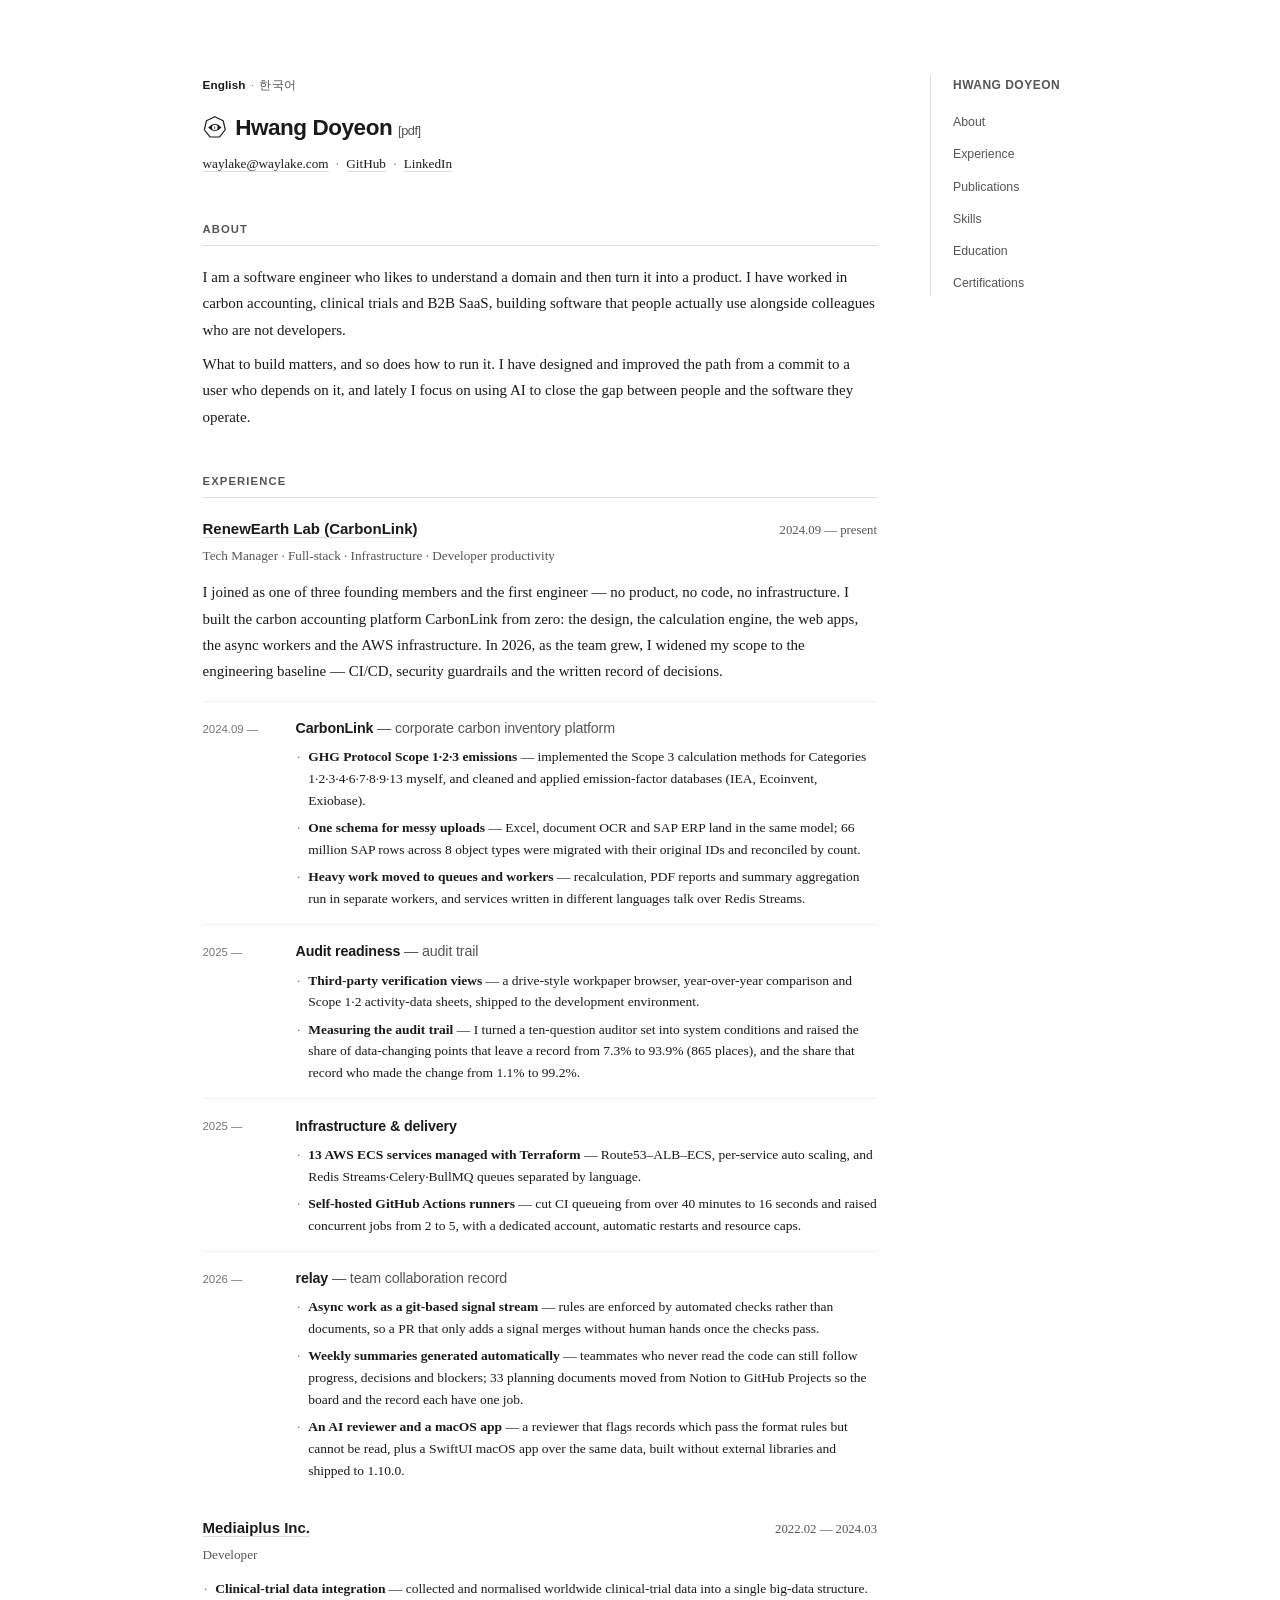
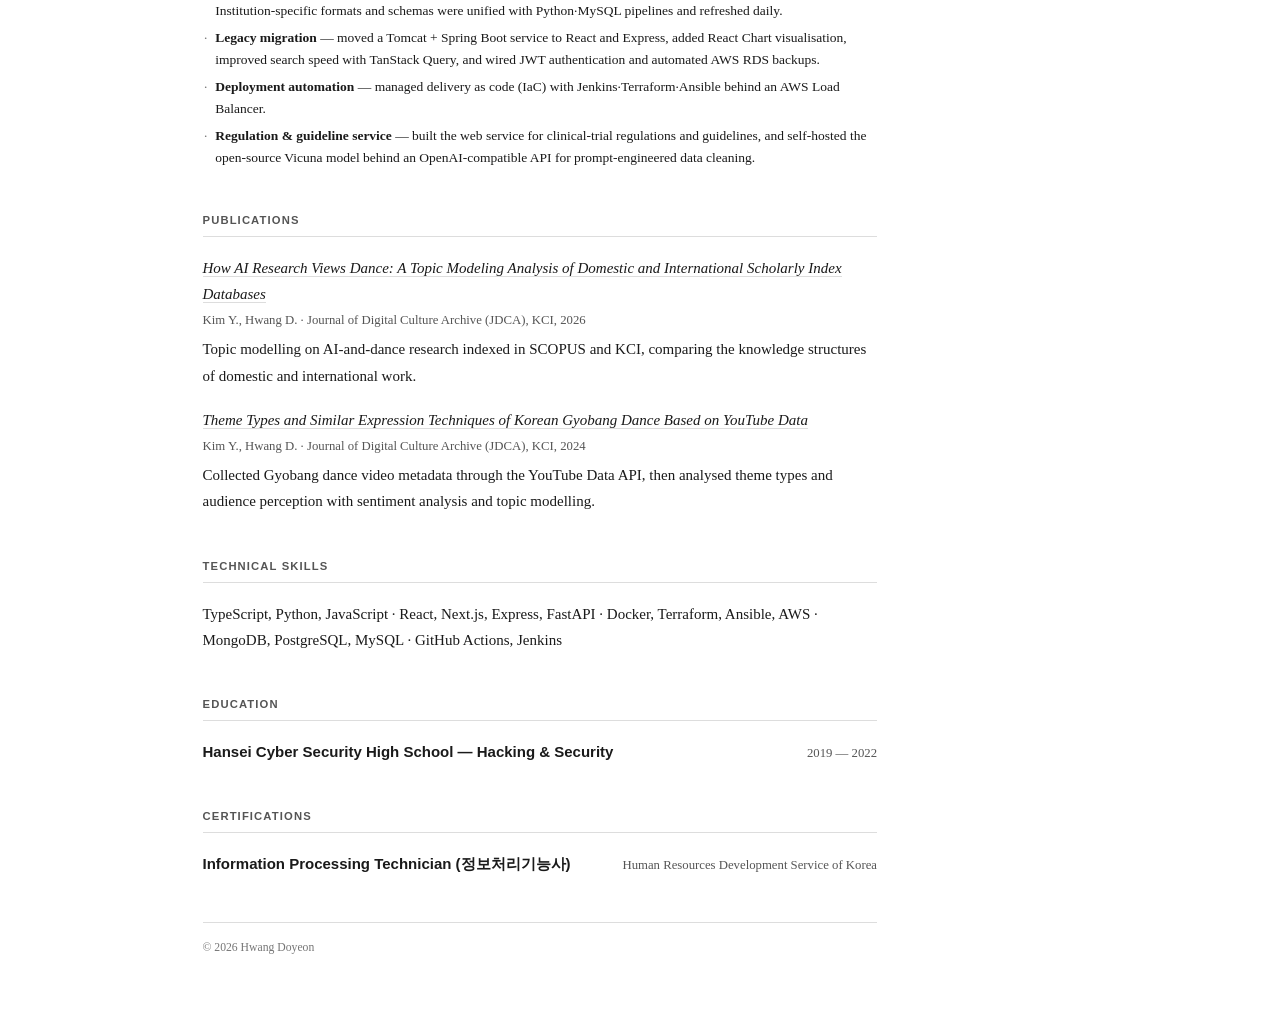
<file: index.html>
<!DOCTYPE html>
<html lang="en">

<head>
  <meta charset="UTF-8">
  <meta name="viewport" content="width=device-width, initial-scale=1.0">
  <meta name="description" content="Hwang Doyeon — full-stack engineer who takes products from zero to production in carbon accounting, clinical-trial data and B2B SaaS.">
  <meta property="og:title" content="Hwang Doyeon — CV">
  <meta property="og:type" content="profile">
  <meta property="og:url" content="https://cv.waylake.com/">
  <meta property="og:description" content="Hwang Doyeon — full-stack engineer who takes products from zero to production in carbon accounting, clinical-trial data and B2B SaaS.">
  <meta property="og:image" content="https://cv.waylake.com/og.png">
  <meta property="og:image:width" content="1200">
  <meta property="og:image:height" content="630">
  <meta property="og:image:alt" content="Hwang Doyeon — CV">
  <meta name="twitter:card" content="summary_large_image">
  <link rel="icon" href="favicon.ico" sizes="32x32">
  <link rel="icon" href="favicon.svg" type="image/svg+xml">
  <link rel="apple-touch-icon" href="apple-touch-icon.png">
  <link rel="alternate" hreflang="en" href="https://cv.waylake.com/">
  <link rel="alternate" hreflang="ko" href="https://cv.waylake.com/ko/">
  <link rel="alternate" hreflang="x-default" href="https://cv.waylake.com/">
  <meta name="theme-color" content="#ffffff" media="(prefers-color-scheme: light)">
  <meta name="theme-color" content="#141414" media="(prefers-color-scheme: dark)">
  <title>Hwang Doyeon — CV</title>
  <link rel="stylesheet" href="style.css">
  <script defer src="https://umami-d12w2yvtfnfeki275hcryedq.browse.kr/script.js"
    data-website-id="7c1cf142-138b-45c7-8367-8a4097dc9c45"></script>
</head>

<body>
  <div class="layout">

    <main class="container">
      <header>
        <p class="lang-switch"><span class="current" lang="en">English</span><span class="sep">&middot;</span><a
            href="ko/" hreflang="ko" lang="ko">한국어</a></p>
        <h1><svg class="mark" viewBox="0 0 64 64" aria-hidden="true"><path d="M32 4.5L54.67 15.42L60.27 39.95L44.58 59.63L19.42 59.63L3.73 39.95L9.33 15.42Z" fill="none" stroke="currentColor" stroke-width="3.2" stroke-linejoin="round"/><path d="M14 34Q32 14 50 34Q32 54 14 34ZM24.5 34a7.5 7.5 0 1 0 15 0a7.5 7.5 0 1 0-15 0Z" fill="currentColor" fill-rule="evenodd"/><path d="M32 28.2Q34.3 34 32 39.8Q29.7 34 32 28.2Z" fill="currentColor"/></svg>Hwang Doyeon <a href="cv.pdf" download class="pdf-link">[pdf]</a></h1>
        <p class="contact">
          <a href="mailto:waylake@waylake.com">waylake@waylake.com</a>
          <span class="sep">&middot;</span>
          <a href="https://github.com/waylake" target="_blank">GitHub</a>
          <span class="sep">&middot;</span>
          <a href="https://www.linkedin.com/in/waylake/" target="_blank">LinkedIn</a>
        </p>
      </header>

      <section id="about">
        <h2>About</h2>
        <p>
          I am a software engineer who likes to understand a domain and then turn it into a product. I have worked in carbon
          accounting, clinical trials and B2B SaaS, building software that people actually use alongside colleagues who are
          not developers.
        </p>
        <p>
          What to build matters, and so does how to run it. I have designed and improved the path from a commit to a user who
          depends on it, and lately I focus on using AI to close the gap between people and the software they operate.
        </p>
      </section>

      <section id="experience">
        <h2>Experience</h2>

        <div class="job">
          <div class="job-header">
            <h3><a href="https://www.carbonlink.co.kr/" target="_blank">RenewEarth Lab (CarbonLink)</a></h3>
            <span class="period">2024.09 — present</span>
          </div>
          <p class="role">Tech Manager &middot; Full-stack &middot; Infrastructure &middot; Developer productivity</p>

          <p class="job-summary">
            I joined as one of three founding members and the first engineer — no product, no code, no infrastructure. I
            built the carbon accounting platform CarbonLink from zero: the design, the calculation engine, the web apps, the
            async workers and the AWS infrastructure. In 2026, as the team grew, I widened my scope to the engineering baseline — CI/CD, security
            guardrails and the written record of decisions.
          </p>

          <div class="projects">
            <div class="project">
              <p class="project-when">2024.09 —</p>
              <div class="project-body">
                <h4>CarbonLink <span class="subtle">— corporate carbon inventory platform</span></h4>
                <ul>
                  <li><strong>GHG Protocol Scope 1·2·3 emissions</strong> — implemented the Scope 3 calculation methods for
                    Categories 1·2·3·4·6·7·8·9·13 myself, and cleaned and applied emission-factor databases (IEA, Ecoinvent,
                    Exiobase).</li>
                  <li><strong>One schema for messy uploads</strong> — Excel, document OCR and SAP ERP land in the same model;
                    66 million SAP rows across 8 object types were migrated with their original IDs and reconciled by count.</li>
                  <li><strong>Heavy work moved to queues and workers</strong> — recalculation, PDF reports and summary
                    aggregation run in separate workers, and services written in different languages talk over Redis Streams.</li>
                </ul>
              </div>
            </div>

            <div class="project">
              <p class="project-when">2025 —</p>
              <div class="project-body">
                <h4>Audit readiness <span class="subtle">— audit trail</span></h4>
                <ul>
                  <li><strong>Third-party verification views</strong> — a drive-style workpaper browser, year-over-year
                    comparison and Scope 1·2 activity-data sheets, shipped to the development environment.</li>
                  <li><strong>Measuring the audit trail</strong> — I turned a ten-question auditor set into system conditions and
                    raised the share of data-changing points that leave a record from 7.3% to 93.9% (865 places), and the share
                    that record who made the change from 1.1% to 99.2%.</li>
                </ul>
              </div>
            </div>

            <div class="project">
              <p class="project-when">2025 —</p>
              <div class="project-body">
                <h4>Infrastructure &amp; delivery</h4>
                <ul>
                  <li><strong>13 AWS ECS services managed with Terraform</strong> — Route53–ALB–ECS, per-service auto scaling,
                    and Redis Streams·Celery·BullMQ queues separated by language.</li>
                  <li><strong>Self-hosted GitHub Actions runners</strong> — cut CI queueing from over 40 minutes to 16 seconds
                    and raised concurrent jobs from 2 to 5, with a dedicated account, automatic restarts and resource caps.</li>
                </ul>
              </div>
            </div>

            <div class="project">
              <p class="project-when">2026 —</p>
              <div class="project-body">
                <h4>relay <span class="subtle">— team collaboration record</span></h4>
                <ul>
                  <li><strong>Async work as a git-based signal stream</strong> — rules are enforced by automated checks rather
                    than documents, so a PR that only adds a signal merges without human hands once the checks pass.</li>
                  <li><strong>Weekly summaries generated automatically</strong> — teammates who never read the code can still
                    follow progress, decisions and blockers; 33 planning documents moved from Notion to GitHub Projects so the
                    board and the record each have one job.</li>
                  <li><strong>An AI reviewer and a macOS app</strong> — a reviewer that flags records which pass the format rules
                    but cannot be read, plus a SwiftUI macOS app over the same data, built without external libraries and
                    shipped to 1.10.0.</li>
                </ul>
              </div>
            </div>
          </div>
        </div>

        <div class="job">
          <div class="job-header">
            <h3><a href="https://medic.mediaiplus.com/" target="_blank">Mediaiplus Inc.</a></h3>
            <span class="period">2022.02 — 2024.03</span>
          </div>
          <p class="role">Developer</p>

          <ul>
            <li><strong>Clinical-trial data integration</strong> — collected and normalised worldwide clinical-trial data into a
              single big-data structure. Institution-specific formats and schemas were unified with Python·MySQL pipelines and
              refreshed daily.</li>
            <li><strong>Legacy migration</strong> — moved a Tomcat + Spring Boot service to React and Express, added React Chart
              visualisation, improved search speed with TanStack Query, and wired JWT authentication and automated AWS RDS
              backups.</li>
            <li><strong>Deployment automation</strong> — managed delivery as code (IaC) with Jenkins·Terraform·Ansible behind an
              AWS Load Balancer.</li>
            <li><strong>Regulation &amp; guideline service</strong> — built the web service for clinical-trial regulations and
              guidelines, and self-hosted the open-source Vicuna model behind an OpenAI-compatible API for prompt-engineered
              data cleaning.</li>
          </ul>
        </div>
      </section>

      <section id="publications">
        <h2>Publications</h2>

        <div class="pub">
          <p class="pub-title"><a href="https://doi.org/10.23089/jdca.2026.8.3.010" target="_blank">How AI Research
              Views Dance: A Topic Modeling Analysis of Domestic and International Scholarly Index Databases</a></p>
          <p class="pub-meta">Kim Y., Hwang D. &middot; Journal of Digital Culture Archive (JDCA), KCI, 2026</p>
          <p>Topic modelling on AI-and-dance research indexed in SCOPUS and KCI, comparing the knowledge structures of domestic
            and international work.</p>
        </div>

        <div class="pub">
          <p class="pub-title"><a href="https://doi.org/10.23089/jdca.2024.7.2.001" target="_blank">Theme Types and Similar
              Expression Techniques of Korean Gyobang Dance Based on YouTube Data</a></p>
          <p class="pub-meta">Kim Y., Hwang D. &middot; Journal of Digital Culture Archive (JDCA), KCI, 2024</p>
          <p>Collected Gyobang dance video metadata through the YouTube Data API, then analysed theme types and audience
            perception with sentiment analysis and topic modelling.</p>
        </div>
      </section>

      <section id="skills">
        <h2>Technical Skills</h2>
        <p>
          TypeScript, Python, JavaScript &middot; React, Next.js, Express, FastAPI &middot; Docker, Terraform, Ansible,
          AWS &middot; MongoDB, PostgreSQL, MySQL &middot; GitHub Actions, Jenkins
        </p>
      </section>

      <section id="education">
        <h2>Education</h2>
        <div class="edu">
          <div class="edu-header">
            <h3>Hansei Cyber Security High School — Hacking &amp; Security</h3>
            <span class="period">2019 — 2022</span>
          </div>
        </div>
      </section>

      <section id="certifications">
        <h2>Certifications</h2>
        <div class="cert">
          <div class="cert-header">
            <h3>Information Processing Technician (정보처리기능사)</h3>
            <span class="period">Human Resources Development Service of Korea</span>
          </div>
        </div>
      </section>

      <footer>
        <p>&copy; 2026 Hwang Doyeon</p>
      </footer>
    </main>

    <nav class="sidebar">
      <div class="sidebar-inner">
        <p class="sidebar-name">Hwang Doyeon</p>
        <ul>
          <li><a href="#about">About</a></li>
          <li><a href="#experience">Experience</a></li>
          <li><a href="#publications">Publications</a></li>
          <li><a href="#skills">Skills</a></li>
          <li><a href="#education">Education</a></li>
          <li><a href="#certifications">Certifications</a></li>
        </ul>
      </div>
    </nav>

  </div>
</body>

</html>
</file>
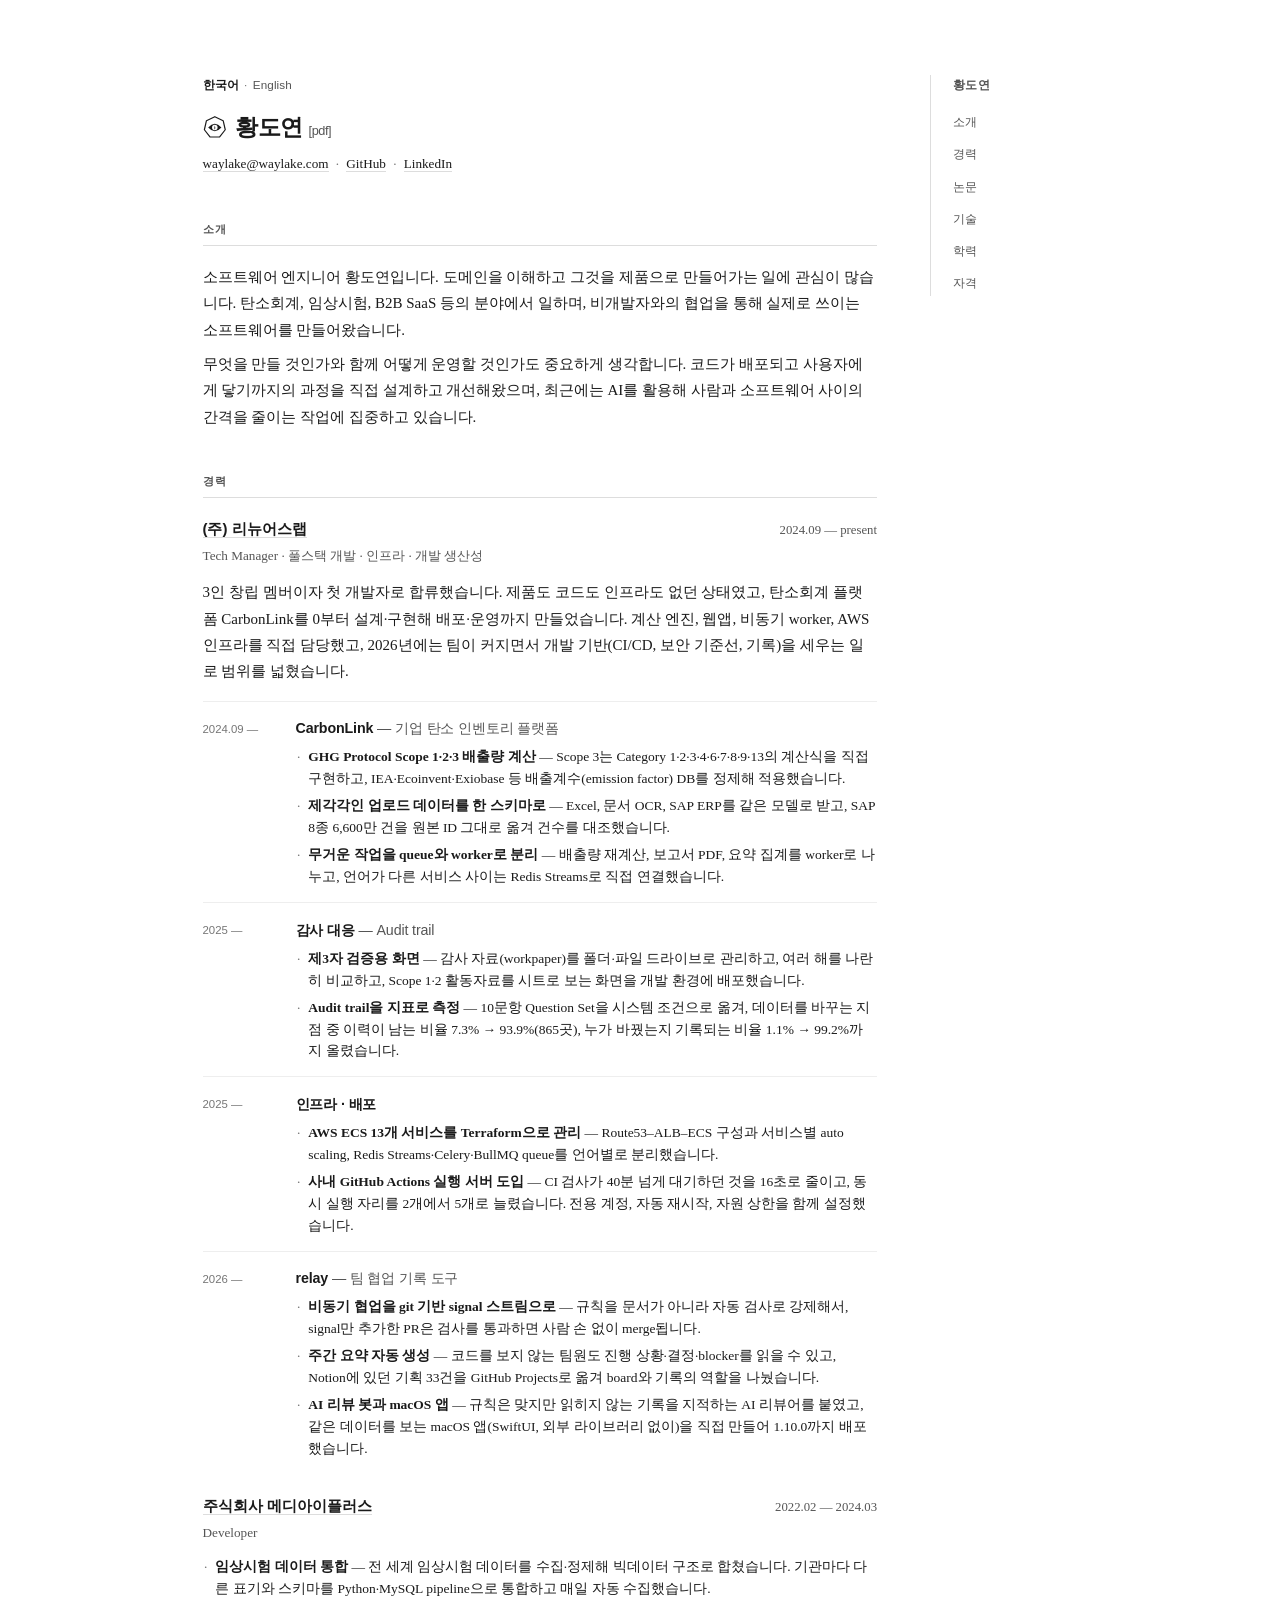
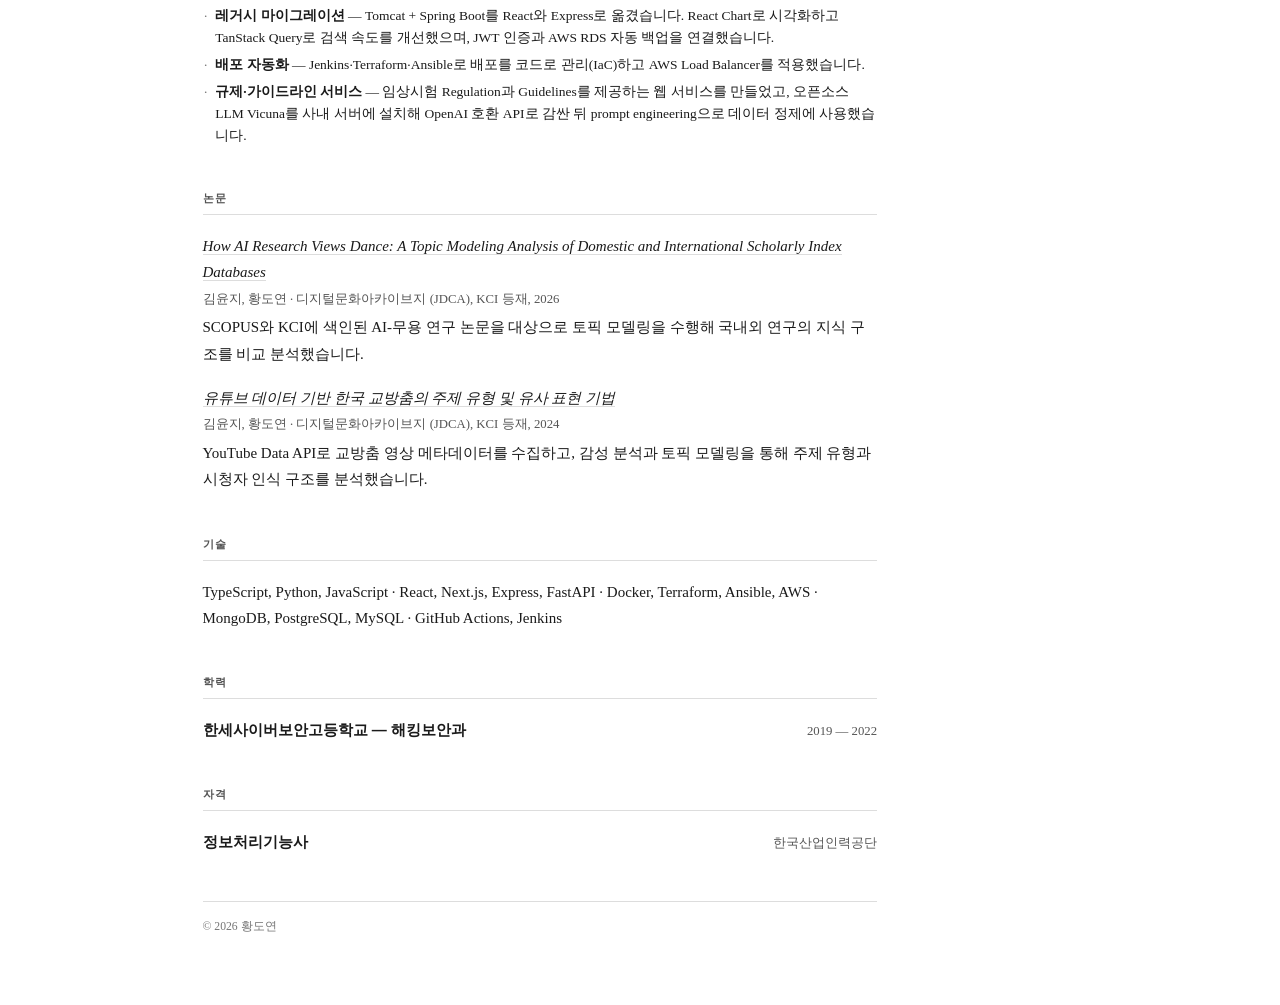
<file: ko/index.html>
<!DOCTYPE html>
<html lang="ko">

<head>
  <meta charset="UTF-8">
  <meta name="viewport" content="width=device-width, initial-scale=1.0">
  <meta name="description" content="황도연 — 탄소회계·임상시험·B2B SaaS에서 제품을 0에서 프로덕션까지 만드는 풀스택 엔지니어.">
  <meta property="og:title" content="황도연 — CV">
  <meta property="og:type" content="profile">
  <meta property="og:url" content="https://cv.waylake.com/ko/">
  <meta property="og:description" content="황도연 — 탄소회계·임상시험·B2B SaaS에서 제품을 0에서 프로덕션까지 만드는 풀스택 엔지니어.">
  <meta property="og:image" content="https://cv.waylake.com/ko/og.png">
  <meta property="og:image:width" content="1200">
  <meta property="og:image:height" content="630">
  <meta property="og:image:alt" content="황도연 — CV">
  <meta name="twitter:card" content="summary_large_image">
  <link rel="icon" href="../favicon.ico" sizes="32x32">
  <link rel="icon" href="../favicon.svg" type="image/svg+xml">
  <link rel="apple-touch-icon" href="../apple-touch-icon.png">
  <link rel="alternate" hreflang="en" href="https://cv.waylake.com/">
  <link rel="alternate" hreflang="ko" href="https://cv.waylake.com/ko/">
  <link rel="alternate" hreflang="x-default" href="https://cv.waylake.com/">
  <meta name="theme-color" content="#ffffff" media="(prefers-color-scheme: light)">
  <meta name="theme-color" content="#141414" media="(prefers-color-scheme: dark)">
  <title>황도연 — CV</title>
  <link rel="stylesheet" href="../style.css">
  <script defer src="https://umami-d12w2yvtfnfeki275hcryedq.browse.kr/script.js"
    data-website-id="7c1cf142-138b-45c7-8367-8a4097dc9c45"></script>
</head>

<body>
  <div class="layout">

    <main class="container">
      <header>
        <p class="lang-switch"><span class="current" lang="ko">한국어</span><span class="sep">&middot;</span><a
            href="../" hreflang="en" lang="en">English</a></p>
        <h1><svg class="mark" viewBox="0 0 64 64" aria-hidden="true"><path d="M32 4.5L54.67 15.42L60.27 39.95L44.58 59.63L19.42 59.63L3.73 39.95L9.33 15.42Z" fill="none" stroke="currentColor" stroke-width="3.2" stroke-linejoin="round"/><path d="M14 34Q32 14 50 34Q32 54 14 34ZM24.5 34a7.5 7.5 0 1 0 15 0a7.5 7.5 0 1 0-15 0Z" fill="currentColor" fill-rule="evenodd"/><path d="M32 28.2Q34.3 34 32 39.8Q29.7 34 32 28.2Z" fill="currentColor"/></svg>황도연 <a href="cv.pdf" download class="pdf-link">[pdf]</a></h1>
        <p class="contact">
          <a href="mailto:waylake@waylake.com">waylake@waylake.com</a>
          <span class="sep">&middot;</span>
          <a href="https://github.com/waylake" target="_blank">GitHub</a>
          <span class="sep">&middot;</span>
          <a href="https://www.linkedin.com/in/waylake/" target="_blank">LinkedIn</a>
        </p>
      </header>

      <section id="about">
        <h2>소개</h2>
        <p>
          소프트웨어 엔지니어 황도연입니다. 도메인을 이해하고 그것을 제품으로 만들어가는 일에 관심이 많습니다. 탄소회계, 임상시험, B2B SaaS 등의 분야에서 일하며, 비개발자와의 협업을
          통해 실제로 쓰이는 소프트웨어를 만들어왔습니다.
        </p>
        <p>
          무엇을 만들 것인가와 함께 어떻게 운영할 것인가도 중요하게 생각합니다. 코드가 배포되고 사용자에게 닿기까지의 과정을 직접 설계하고 개선해왔으며, 최근에는 AI를 활용해 사람과 소프트웨어 사이의
          간격을 줄이는 작업에 집중하고 있습니다.
        </p>
      </section>

      <section id="experience">
        <h2>경력</h2>

        <div class="job">
          <div class="job-header">
            <h3><a href="https://www.carbonlink.co.kr/" target="_blank">(주) 리뉴어스랩</a></h3>
            <span class="period">2024.09 — present</span>
          </div>
          <p class="role">Tech Manager &middot; 풀스택 개발 · 인프라 · 개발 생산성</p>

          <p class="job-summary">
            3인 창립 멤버이자 첫 개발자로 합류했습니다. 제품도 코드도 인프라도 없던 상태였고, 탄소회계 플랫폼 CarbonLink를
            0부터 설계·구현해 배포·운영까지 만들었습니다. 계산 엔진, 웹앱, 비동기 worker, AWS 인프라를 직접 담당했고, 2026년에는 팀이 커지면서 개발 기반(CI/CD, 보안 기준선, 기록)을 세우는 일로
            범위를 넓혔습니다.
          </p>

          <div class="projects">
            <div class="project">
              <p class="project-when">2024.09 —</p>
              <div class="project-body">
                <h4>CarbonLink <span class="subtle">— 기업 탄소 인벤토리 플랫폼</span></h4>
                <ul>
                  <li><strong>GHG Protocol Scope 1·2·3 배출량 계산</strong> — Scope 3는 Category 1·2·3·4·6·7·8·9·13의 계산식을 직접
                    구현하고, IEA·Ecoinvent·Exiobase 등 배출계수(emission factor) DB를 정제해 적용했습니다.</li>
                  <li><strong>제각각인 업로드 데이터를 한 스키마로</strong> — Excel, 문서 OCR, SAP ERP를 같은 모델로 받고, SAP 8종
                    6,600만 건을 원본 ID 그대로 옮겨 건수를 대조했습니다.</li>
                  <li><strong>무거운 작업을 queue와 worker로 분리</strong> — 배출량 재계산, 보고서 PDF, 요약 집계를 worker로 나누고, 언어가
                    다른 서비스 사이는 Redis Streams로 직접 연결했습니다.</li>
                </ul>
              </div>
            </div>

            <div class="project">
              <p class="project-when">2025 —</p>
              <div class="project-body">
                <h4>감사 대응 <span class="subtle">— Audit trail</span></h4>
                <ul>
                  <li><strong>제3자 검증용 화면</strong> — 감사 자료(workpaper)를 폴더·파일 드라이브로 관리하고, 여러 해를 나란히
                    비교하고, Scope 1·2 활동자료를 시트로 보는 화면을 개발 환경에 배포했습니다.</li>
                  <li><strong>Audit trail을 지표로 측정</strong> — 10문항 Question Set을 시스템 조건으로 옮겨, 데이터를 바꾸는 지점 중
                    이력이 남는 비율 7.3% → 93.9%(865곳), 누가 바꿨는지 기록되는 비율 1.1% → 99.2%까지 올렸습니다.</li>
                </ul>
              </div>
            </div>

            <div class="project">
              <p class="project-when">2025 —</p>
              <div class="project-body">
                <h4>인프라 · 배포</h4>
                <ul>
                  <li><strong>AWS ECS 13개 서비스를 Terraform으로 관리</strong> — Route53–ALB–ECS 구성과 서비스별 auto scaling,
                    Redis Streams·Celery·BullMQ queue를 언어별로 분리했습니다.</li>
                  <li><strong>사내 GitHub Actions 실행 서버 도입</strong> — CI 검사가 40분 넘게 대기하던 것을 16초로 줄이고, 동시 실행
                    자리를 2개에서 5개로 늘렸습니다. 전용 계정, 자동 재시작, 자원 상한을 함께 설정했습니다.</li>
                </ul>
              </div>
            </div>

            <div class="project">
              <p class="project-when">2026 —</p>
              <div class="project-body">
                <h4>relay <span class="subtle">— 팀 협업 기록 도구</span></h4>
                <ul>
                  <li><strong>비동기 협업을 git 기반 signal 스트림으로</strong> — 규칙을 문서가 아니라 자동 검사로 강제해서, signal만
                    추가한 PR은 검사를 통과하면 사람 손 없이 merge됩니다.</li>
                  <li><strong>주간 요약 자동 생성</strong> — 코드를 보지 않는 팀원도 진행 상황·결정·blocker를 읽을 수 있고, Notion에
                    있던 기획 33건을 GitHub Projects로 옮겨 board와 기록의 역할을 나눴습니다.</li>
                  <li><strong>AI 리뷰 봇과 macOS 앱</strong> — 규칙은 맞지만 읽히지 않는 기록을 지적하는 AI 리뷰어를 붙였고, 같은 데이터를
                    보는 macOS 앱(SwiftUI, 외부 라이브러리 없이)을 직접 만들어 1.10.0까지 배포했습니다.</li>
                </ul>
              </div>
            </div>
          </div>
        </div>

        <div class="job">
          <div class="job-header">
            <h3><a href="https://medic.mediaiplus.com/" target="_blank">주식회사 메디아이플러스</a></h3>
            <span class="period">2022.02 — 2024.03</span>
          </div>
          <p class="role">Developer</p>

          <ul>
            <li><strong>임상시험 데이터 통합</strong> — 전 세계 임상시험 데이터를 수집·정제해 빅데이터 구조로 합쳤습니다. 기관마다 다른
              표기와 스키마를 Python·MySQL pipeline으로 통합하고 매일 자동 수집했습니다.</li>
            <li><strong>레거시 마이그레이션</strong> — Tomcat + Spring Boot를 React와 Express로 옮겼습니다. React Chart로 시각화하고
              TanStack Query로 검색 속도를 개선했으며, JWT 인증과 AWS RDS 자동 백업을 연결했습니다.</li>
            <li><strong>배포 자동화</strong> — Jenkins·Terraform·Ansible로 배포를 코드로 관리(IaC)하고 AWS Load Balancer를
              적용했습니다.</li>
            <li><strong>규제·가이드라인 서비스</strong> — 임상시험 Regulation과 Guidelines를 제공하는 웹 서비스를 만들었고, 오픈소스
              LLM Vicuna를 사내 서버에 설치해 OpenAI 호환 API로 감싼 뒤 prompt engineering으로 데이터 정제에 사용했습니다.</li>
          </ul>
        </div>
      </section>

      <section id="publications">
        <h2>논문</h2>

        <div class="pub">
          <p class="pub-title"><a href="https://doi.org/10.23089/jdca.2026.8.3.010" target="_blank">How AI Research
              Views Dance: A Topic Modeling Analysis of Domestic and International Scholarly Index Databases</a></p>
          <p class="pub-meta">김윤지, 황도연 &middot; 디지털문화아카이브지 (JDCA), KCI 등재, 2026</p>
          <p>SCOPUS와 KCI에 색인된 AI-무용 연구 논문을 대상으로 토픽 모델링을 수행해 국내외 연구의 지식 구조를 비교 분석했습니다.</p>
        </div>

        <div class="pub">
          <p class="pub-title"><a href="https://doi.org/10.23089/jdca.2024.7.2.001" target="_blank">유튜브 데이터 기반 한국 교방춤의
              주제 유형 및 유사 표현 기법</a></p>
          <p class="pub-meta">김윤지, 황도연 &middot; 디지털문화아카이브지 (JDCA), KCI 등재, 2024</p>
          <p>YouTube Data API로 교방춤 영상 메타데이터를 수집하고, 감성 분석과 토픽 모델링을 통해 주제 유형과 시청자 인식 구조를 분석했습니다.</p>
        </div>
      </section>

      <section id="skills">
        <h2>기술</h2>
        <p>
          TypeScript, Python, JavaScript &middot; React, Next.js, Express, FastAPI &middot; Docker, Terraform, Ansible,
          AWS &middot; MongoDB, PostgreSQL, MySQL &middot; GitHub Actions, Jenkins
        </p>
      </section>

      <section id="education">
        <h2>학력</h2>
        <div class="edu">
          <div class="edu-header">
            <h3>한세사이버보안고등학교 — 해킹보안과</h3>
            <span class="period">2019 — 2022</span>
          </div>
        </div>
      </section>

      <section id="certifications">
        <h2>자격</h2>
        <div class="cert">
          <div class="cert-header">
            <h3>정보처리기능사</h3>
            <span class="period">한국산업인력공단</span>
          </div>
        </div>
      </section>

      <footer>
        <p>&copy; 2026 황도연</p>
      </footer>
    </main>

    <nav class="sidebar">
      <div class="sidebar-inner">
        <p class="sidebar-name">황도연</p>
        <ul>
          <li><a href="#about">소개</a></li>
          <li><a href="#experience">경력</a></li>
          <li><a href="#publications">논문</a></li>
          <li><a href="#skills">기술</a></li>
          <li><a href="#education">학력</a></li>
          <li><a href="#certifications">자격</a></li>
        </ul>
      </div>
    </nav>

  </div>
</body>

</html>
</file>
<file: style.css>
*,
*::before,
*::after {
  margin: 0;
  padding: 0;
  box-sizing: border-box;
}

:root {
  color-scheme: light;
  --color-text: #1a1a1a;
  --color-text-light: #555;
  --color-border: #ddd;
  --color-border-light: #eee;
  --color-muted: #767676;
  --color-link: #1a1a1a;
  --color-bg: #fff;
  --sidebar-width: 160px;
  --font-body: 'Iowan Old Style', 'Georgia', 'Times New Roman', serif;
  --font-heading: -apple-system, 'Helvetica Neue', 'Segoe UI', sans-serif;
}

@media (prefers-color-scheme: dark) {
  :root {
    color-scheme: dark;
    --color-text: #e9e9e9;
    --color-text-light: #a0a0a0;
    --color-border: #333;
    --color-border-light: #242424;
    --color-muted: #8a8a8a;
    --color-link: #e9e9e9;
    --color-bg: #141414;
  }
}

html {
  font-size: 15px;
  -webkit-font-smoothing: antialiased;
  scroll-behavior: smooth;
}

body {
  font-family: var(--font-body);
  color: var(--color-text);
  background: var(--color-bg);
  line-height: 1.75;
}

.layout {
  max-width: 920px;
  margin: 0 auto;
  padding: 5rem 1.5rem 4rem;
  display: grid;
  grid-template-columns: 1fr 148px;
  gap: 0 3.5rem;
}

.container {
  min-width: 0;
}

.sidebar {
  position: sticky;
  top: 5rem;
  align-self: start;
  height: fit-content;
}

.sidebar-inner {
  border-left: 1px solid var(--color-border);
  padding-left: 1.5rem;
}

.sidebar-name {
  font-family: var(--font-heading);
  font-size: 0.8rem;
  font-weight: 600;
  letter-spacing: 0.04em;
  text-transform: uppercase;
  margin-bottom: 0.8rem;
  color: var(--color-text-light);
}

.sidebar ul {
  list-style: none;
  padding: 0;
  margin: 0;
}

.sidebar li {
  margin-bottom: 0.4rem;
}

.sidebar a {
  font-family: var(--font-heading);
  font-size: 0.82rem;
  color: var(--color-text-light);
  text-decoration: none;
  border: none;
  transition: color 0.15s;
}

.sidebar a:hover {
  color: var(--color-text);
}

a {
  color: var(--color-link);
  text-decoration: none;
  border-bottom: 1px solid var(--color-border);
  transition: border-color 0.15s;
}

a:hover {
  border-color: var(--color-text);
}

header {
  margin-bottom: 3rem;
  position: relative;
}

header h1 {
  font-family: var(--font-heading);
  font-size: 1.5rem;
  font-weight: 600;
  letter-spacing: -0.02em;
  margin-bottom: 0.3rem;
}

header h1 .mark {
  width: 1.05em;
  height: 1.05em;
  vertical-align: -0.17em;
  margin-right: 0.4em;
}

.pdf-link {
  font-size: 0.85rem;
  font-weight: 400;
  color: var(--color-text-light);
  border: none;
  text-decoration: none;
  transition: color 0.15s;
}

.pdf-link:hover {
  color: var(--color-text);
}

.contact {
  font-size: 0.88rem;
  color: var(--color-text-light);
}

.sep {
  margin: 0 0.3em;
  color: var(--color-muted);
}

section {
  margin-bottom: 2.8rem;
}

h2 {
  font-family: var(--font-heading);
  font-size: 0.75rem;
  font-weight: 600;
  text-transform: uppercase;
  letter-spacing: 0.1em;
  color: var(--color-text-light);
  border-bottom: 1px solid var(--color-border);
  padding-bottom: 0.35rem;
  margin-bottom: 1.2rem;
}

h3 {
  font-family: var(--font-heading);
  font-size: 1rem;
  font-weight: 600;
}

p {
  margin-bottom: 0.55rem;
}

.job {
  margin-bottom: 2.2rem;
}

.job:last-child {
  margin-bottom: 0;
}

.job-header {
  display: flex;
  justify-content: space-between;
  align-items: baseline;
  flex-wrap: wrap;
  gap: 0.3rem 1rem;
  margin-bottom: 0.15rem;
}

.role {
  font-size: 0.88rem;
  color: var(--color-text-light);
  margin-bottom: 0.8rem;
}

.period {
  font-size: 0.85rem;
  color: var(--color-text-light);
  white-space: nowrap;
}

.entry {
  margin-bottom: 1.2rem;
}

.entry:last-child {
  margin-bottom: 0;
}

.entry + .entry {
  padding-top: 0.8rem;
  border-top: 1px solid var(--color-border-light);
}

.job-summary {
  margin-bottom: 1.1rem;
}

.project {
  display: grid;
  grid-template-columns: 5.2rem 1fr;
  column-gap: 1rem;
  padding: 0.95rem 0;
  border-top: 1px solid var(--color-border-light);
}

.project:last-child {
  padding-bottom: 0;
}

.project-when {
  font-family: var(--font-heading);
  font-size: 0.76rem;
  color: var(--color-muted);
  padding-top: 0.25rem;
  white-space: nowrap;
}

.project h4 {
  font-family: var(--font-heading);
  font-size: 0.95rem;
  font-weight: 600;
  letter-spacing: -0.01em;
  margin-bottom: 0.35rem;
}

.project h4 .subtle {
  font-weight: 400;
  color: var(--color-text-light);
}

.project ul,
.job > ul {
  list-style: none;
}

.project li,
.job > ul li {
  position: relative;
  padding-left: 0.85rem;
  font-size: 0.9rem;
  line-height: 1.62;
}

.project li + li,
.job > ul li + li {
  margin-top: 0.35rem;
}

.project li::before,
.job > ul li::before {
  content: "\00b7";
  position: absolute;
  left: 0.1rem;
  color: var(--color-muted);
}

.project strong {
  font-weight: 600;
}

.edu {
  margin-bottom: 0.5rem;
}

.edu-header {
  display: flex;
  justify-content: space-between;
  align-items: baseline;
  flex-wrap: wrap;
  gap: 0.3rem 1rem;
}

.cert-header {
  display: flex;
  justify-content: space-between;
  align-items: baseline;
  flex-wrap: wrap;
  gap: 0.3rem 1rem;
}

.pub {
  margin-bottom: 1.2rem;
}

.pub:last-child {
  margin-bottom: 0;
}

.pub-title {
  font-style: italic;
  margin-bottom: 0.15rem;
}

.pub-meta {
  font-size: 0.85rem;
  color: var(--color-text-light);
  margin-bottom: 0.3rem;
}

footer {
  margin-top: 3rem;
  padding-top: 1rem;
  border-top: 1px solid var(--color-border);
}

footer p {
  font-size: 0.78rem;
  color: var(--color-muted);
}

@media print {
  @page {
    size: A4;
    margin: 0;
  }

  :root {
    color-scheme: light;
    --color-text: #1a1a1a;
    --color-text-light: #555;
    --color-border: #ddd;
    --color-border-light: #eee;
    --color-muted: #767676;
    --color-link: #1a1a1a;
    --color-bg: #fff;
  }

  .layout {
    padding: 2rem 0;
  }

  .project {
    break-inside: avoid;
  }

  .project h4 {
    break-after: avoid;
  }

  .sidebar {
    display: none;
  }

  .lang-switch {
    display: none;
  }

  header h1 .mark {
    display: none;
  }

  footer {
    display: none;
  }

  .layout {
    display: block;
  }

  body {
    font-size: 10.5pt;
    line-height: 1.55;
  }

  .layout {
    padding: 1.4rem 2.25rem 0;
  }
}

@media (max-width: 768px) {
  .layout {
    display: block;
    padding: 2rem 1.25rem;
  }

  .sidebar {
    position: static;
    margin-bottom: 2rem;
  }

  .sidebar-inner {
    border-left: none;
    padding-left: 0;
    border-bottom: 1px solid var(--color-border);
    padding-bottom: 1rem;
  }

  .sidebar ul {
    display: flex;
    gap: 1.2rem;
    flex-wrap: wrap;
  }

  .job-header {
    flex-direction: column;
  }

  .project {
    grid-template-columns: 1fr;
    row-gap: 0.15rem;
  }

  .project-when {
    padding-top: 0;
  }

  .project li,
  .job > ul li {
    font-size: 0.95rem;
    line-height: 1.7;
  }
}

/* language switch */
.lang-switch {
  font-family: var(--font-heading);
  font-size: 0.78rem;
  letter-spacing: 0.01em;
  color: var(--color-muted);
  margin-bottom: 0.85rem;
}

.lang-switch a {
  border: none;
  color: var(--color-text-light);
  text-decoration: none;
  transition: color 0.15s;
}

.lang-switch a:hover {
  color: var(--color-text);
}

.lang-switch .current {
  color: var(--color-text);
  font-weight: 600;
}

.lang-switch .sep {
  margin: 0 0.45em;
}
</file>
